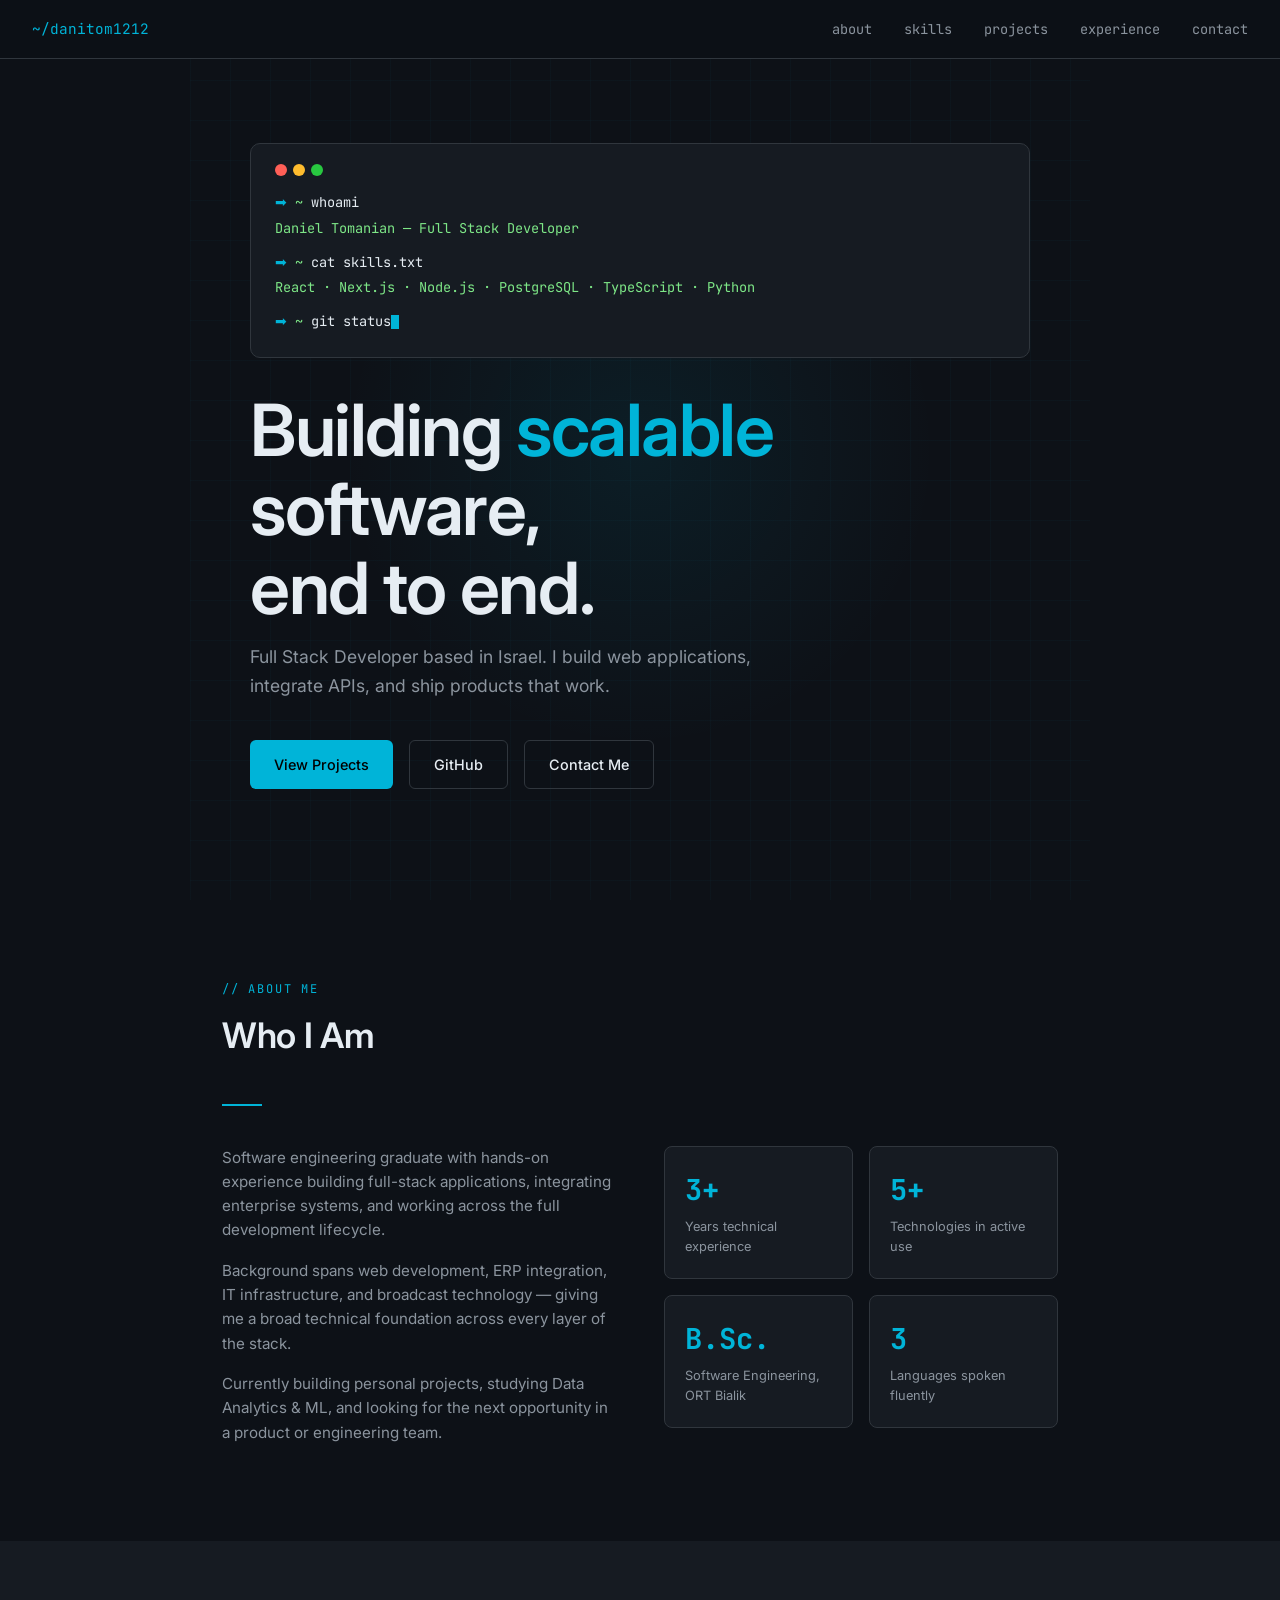
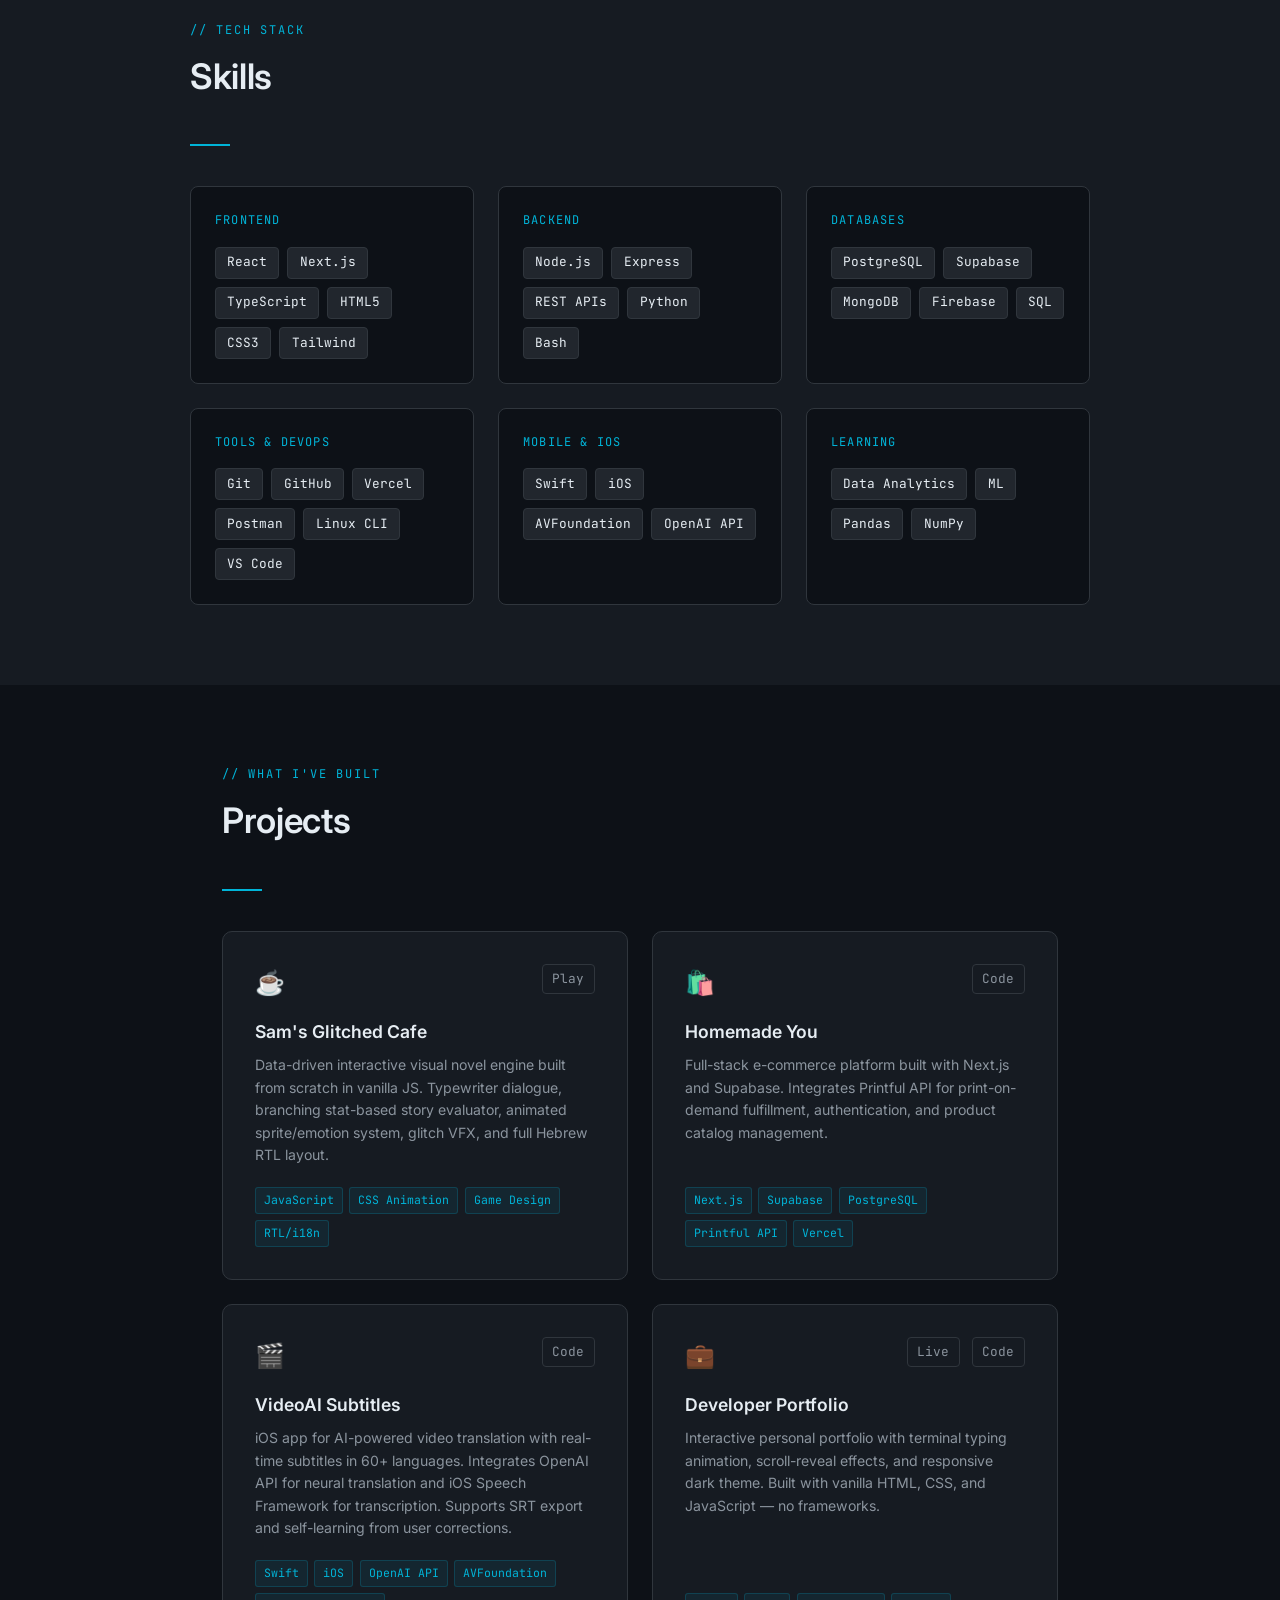
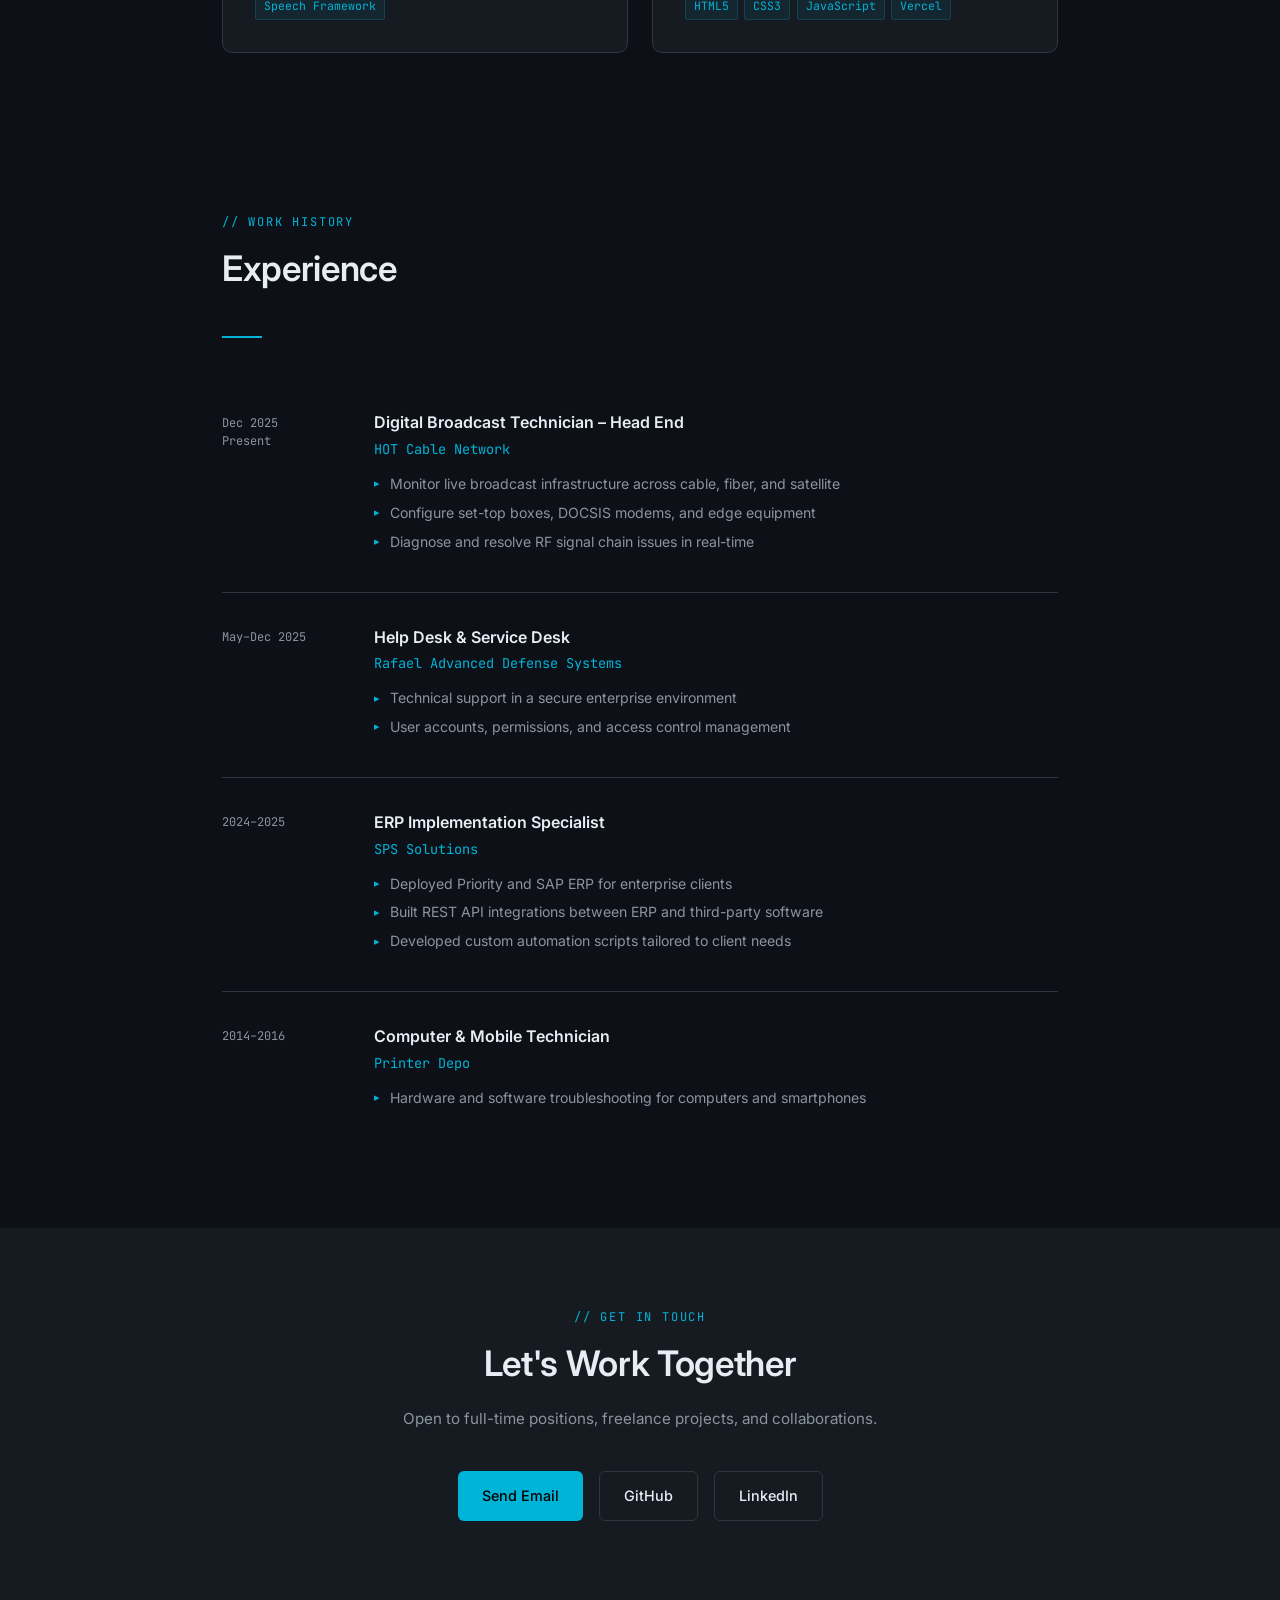
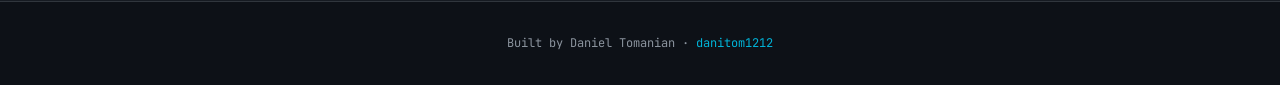
<file: index.html>
<!DOCTYPE html>
<html lang="en">
<head>
<meta charset="UTF-8">
<meta name="viewport" content="width=device-width, initial-scale=1.0">
<title>Daniel Tomanian — Full Stack Developer</title>
<link rel="preconnect" href="https://fonts.googleapis.com">
<link href="https://fonts.googleapis.com/css2?family=JetBrains+Mono:wght@400;700&family=Inter:wght@300;400;500;600&display=swap" rel="stylesheet">
<style>
*,*::before,*::after{box-sizing:border-box;margin:0;padding:0}
:root{--bg:#0D1117;--bg2:#161B22;--bg3:#21262D;--border:#30363D;--accent:#00B4D8;--accent2:#0096C7;--text:#E6EDF3;--muted:#8B949E;--mono:'JetBrains Mono',monospace;--sans:'Inter',sans-serif}
html{scroll-behavior:smooth}
body{background:var(--bg);color:var(--text);font-family:var(--sans);line-height:1.6;overflow-x:hidden}
nav{position:fixed;top:0;left:0;right:0;z-index:100;display:flex;justify-content:space-between;align-items:center;padding:1rem 2rem;background:rgba(13,17,23,.85);backdrop-filter:blur(12px);border-bottom:1px solid var(--border)}
.nav-logo{font-family:var(--mono);font-size:.9rem;color:var(--accent);text-decoration:none}
.nav-links{display:flex;gap:2rem;list-style:none}
.nav-links a{font-size:.85rem;color:var(--muted);text-decoration:none;transition:color .2s;font-family:var(--mono)}
.nav-links a:hover{color:var(--accent)}
#hero{min-height:100vh;display:flex;align-items:center;justify-content:center;padding:6rem 2rem 4rem;position:relative;overflow:hidden}
.hero-grid{position:absolute;inset:0;background-image:linear-gradient(rgba(0,180,216,.03) 1px,transparent 1px),linear-gradient(90deg,rgba(0,180,216,.03) 1px,transparent 1px);background-size:40px 40px}
.hero-glow{position:absolute;width:600px;height:600px;border-radius:50%;background:radial-gradient(circle,rgba(0,180,216,.08) 0%,transparent 70%);top:50%;left:50%;transform:translate(-50%,-50%);pointer-events:none}
.hero-content{position:relative;max-width:780px}
.terminal{background:var(--bg2);border:1px solid var(--border);border-radius:10px;padding:1.25rem 1.5rem;margin-bottom:2rem;font-family:var(--mono);font-size:.85rem}
.terminal-bar{display:flex;gap:6px;margin-bottom:1rem}
.dot{width:12px;height:12px;border-radius:50%}
.dot-r{background:#FF5F57}.dot-y{background:#FEBC2E}.dot-g{background:#28C840}
.terminal-line{color:var(--muted);margin-bottom:4px}
.terminal-line .prompt{color:var(--accent)}.terminal-line .cmd{color:var(--text)}
.terminal-output{color:#7EE787}
.cursor{display:inline-block;width:8px;height:14px;background:var(--accent);vertical-align:middle;animation:blink 1s step-end infinite}
@keyframes blink{50%{opacity:0}}
h1{font-size:clamp(2.5rem,6vw,4.5rem);font-weight:600;line-height:1.1;letter-spacing:-.02em;margin-bottom:1rem}
h1 span{color:var(--accent)}
.hero-sub{font-size:1.1rem;color:var(--muted);margin-bottom:2.5rem;max-width:520px}
.hero-btns{display:flex;gap:1rem;flex-wrap:wrap}
.btn{display:inline-flex;align-items:center;gap:.5rem;padding:.75rem 1.5rem;border-radius:6px;font-size:.9rem;font-weight:500;text-decoration:none;transition:all .2s;cursor:pointer}
.btn-primary{background:var(--accent);color:#000}
.btn-primary:hover{background:var(--accent2);transform:translateY(-1px)}
.btn-ghost{background:transparent;color:var(--text);border:1px solid var(--border)}
.btn-ghost:hover{border-color:var(--accent);color:var(--accent);transform:translateY(-1px)}
section{padding:5rem 2rem;max-width:900px;margin:0 auto}
.section-label{font-family:var(--mono);font-size:.75rem;color:var(--accent);letter-spacing:.15em;text-transform:uppercase;margin-bottom:.5rem}
h2{font-size:clamp(1.6rem,4vw,2.2rem);font-weight:600;margin-bottom:2.5rem;letter-spacing:-.01em}
.divider{width:40px;height:2px;background:var(--accent);margin-bottom:2.5rem}
.about-grid{display:grid;grid-template-columns:1fr 1fr;gap:3rem;align-items:start}
.about-text p{color:var(--muted);margin-bottom:1rem;font-size:.95rem}
.about-stats{display:grid;grid-template-columns:1fr 1fr;gap:1rem}
.stat-card{background:var(--bg2);border:1px solid var(--border);border-radius:8px;padding:1.25rem}
.stat-num{font-family:var(--mono);font-size:1.8rem;font-weight:700;color:var(--accent);display:block}
.stat-label{font-size:.8rem;color:var(--muted);margin-top:.25rem}
#skills{background:var(--bg2);max-width:100%;padding:5rem 2rem}
.skills-inner{max-width:900px;margin:0 auto}
.skills-grid{display:grid;grid-template-columns:repeat(auto-fit,minmax(260px,1fr));gap:1.5rem}
.skill-group{background:var(--bg);border:1px solid var(--border);border-radius:8px;padding:1.5rem}
.skill-group-title{font-family:var(--mono);font-size:.75rem;color:var(--accent);letter-spacing:.1em;text-transform:uppercase;margin-bottom:1rem}
.skill-tags{display:flex;flex-wrap:wrap;gap:.5rem}
.tag{background:var(--bg3);border:1px solid var(--border);border-radius:4px;padding:.3rem .7rem;font-size:.8rem;font-family:var(--mono);color:var(--text);transition:border-color .2s,color .2s}
.tag:hover{border-color:var(--accent);color:var(--accent)}
.projects-grid{display:grid;grid-template-columns:repeat(auto-fit,minmax(340px,1fr));gap:1.5rem}
.project-card{background:var(--bg2);border:1px solid var(--border);border-radius:10px;padding:2rem;transition:border-color .2s,transform .2s;display:flex;flex-direction:column}
.project-card:hover{border-color:var(--accent);transform:translateY(-3px)}
.project-header{display:flex;justify-content:space-between;align-items:flex-start;margin-bottom:1rem}
.project-icon{font-size:1.5rem}
.project-links{display:flex;gap:.75rem}
.project-link{color:var(--muted);text-decoration:none;font-size:.8rem;font-family:var(--mono);transition:color .2s;border:1px solid var(--border);padding:.25rem .6rem;border-radius:4px}
.project-link:hover{color:var(--accent);border-color:var(--accent)}
.project-name{font-size:1.1rem;font-weight:600;margin-bottom:.5rem}
.project-desc{font-size:.88rem;color:var(--muted);margin-bottom:1.25rem;flex:1}
.project-stack{display:flex;flex-wrap:wrap;gap:.4rem}
.stack-tag{font-family:var(--mono);font-size:.72rem;color:var(--accent);background:rgba(0,180,216,.08);border:1px solid rgba(0,180,216,.2);border-radius:3px;padding:.2rem .5rem}
.exp-list{display:flex;flex-direction:column}
.exp-item{display:grid;grid-template-columns:120px 1fr;gap:2rem;padding:2rem 0;border-bottom:1px solid var(--border)}
.exp-item:last-child{border-bottom:none}
.exp-dates{font-family:var(--mono);font-size:.75rem;color:var(--muted);padding-top:.2rem;line-height:1.5}
.exp-role{font-size:1rem;font-weight:600;margin-bottom:.2rem}
.exp-company{font-size:.85rem;color:var(--accent);margin-bottom:.75rem;font-family:var(--mono)}
.exp-bullets{list-style:none}
.exp-bullets li{font-size:.88rem;color:var(--muted);margin-bottom:.4rem;padding-left:1rem;position:relative}
.exp-bullets li::before{content:'▸';position:absolute;left:0;color:var(--accent);font-size:.7rem;top:.15rem}
#contact{background:var(--bg2);max-width:100%}
.contact-inner{max-width:900px;margin:0 auto;padding:5rem 2rem;text-align:center}
.contact-inner h2{margin-bottom:1rem}
.contact-sub{color:var(--muted);margin-bottom:2.5rem;font-size:.95rem}
.contact-links{display:flex;justify-content:center;gap:1rem;flex-wrap:wrap}
footer{text-align:center;padding:2rem;color:var(--muted);font-family:var(--mono);font-size:.75rem;border-top:1px solid var(--border)}
@media(max-width:640px){.about-grid{grid-template-columns:1fr}.exp-item{grid-template-columns:1fr;gap:.5rem}.projects-grid{grid-template-columns:1fr}nav{padding:1rem}.nav-links{gap:1rem}}
</style>
</head>
<body>
<nav>
  <a href="#hero" class="nav-logo">~/danitom1212</a>
  <ul class="nav-links"><li><a href="#about">about</a></li><li><a href="#skills">skills</a></li><li><a href="#projects">projects</a></li><li><a href="#experience">experience</a></li><li><a href="#contact">contact</a></li></ul>
</nav>
<section id="hero">
  <div class="hero-grid"></div><div class="hero-glow"></div>
  <div class="hero-content">
    <div class="terminal">
      <div class="terminal-bar"><div class="dot dot-r"></div><div class="dot dot-y"></div><div class="dot dot-g"></div></div>
      <div class="terminal-line"><span class="prompt">➡ </span><span style="color:#7EE787">~</span> <span class="cmd">whoami</span></div>
      <div class="terminal-line terminal-output" style="margin-bottom:.75rem">Daniel Tomanian — Full Stack Developer</div>
      <div class="terminal-line"><span class="prompt">➡ </span><span style="color:#7EE787">~</span> <span class="cmd">cat skills.txt</span></div>
      <div class="terminal-line terminal-output" style="margin-bottom:.75rem">React · Next.js · Node.js · PostgreSQL · TypeScript · Python</div>
      <div class="terminal-line"><span class="prompt">➡ </span><span style="color:#7EE787">~</span> <span class="cmd" id="typed-cmd"></span><span class="cursor"></span></div>
    </div>
    <h1>Building <span>scalable</span> software,<br>end to end.</h1>
    <p class="hero-sub">Full Stack Developer based in Israel. I build web applications, integrate APIs, and ship products that work.</p>
    <div class="hero-btns">
      <a href="#projects" class="btn btn-primary">View Projects</a>
      <a href="https://github.com/danitom1212" target="_blank" class="btn btn-ghost">GitHub</a>
      <a href="mailto:Danitom1212@gmail.com" class="btn btn-ghost">Contact Me</a>
    </div>
  </div>
</section>
<section id="about">
  <div class="section-label">// about me</div><h2>Who I Am</h2><div class="divider"></div>
  <div class="about-grid">
    <div class="about-text">
      <p>Software engineering graduate with hands-on experience building full-stack applications, integrating enterprise systems, and working across the full development lifecycle.</p>
      <p>Background spans web development, ERP integration, IT infrastructure, and broadcast technology — giving me a broad technical foundation across every layer of the stack.</p>
      <p>Currently building personal projects, studying Data Analytics & ML, and looking for the next opportunity in a product or engineering team.</p>
    </div>
    <div class="about-stats">
      <div class="stat-card"><span class="stat-num">3+</span><div class="stat-label">Years technical experience</div></div>
      <div class="stat-card"><span class="stat-num">5+</span><div class="stat-label">Technologies in active use</div></div>
      <div class="stat-card"><span class="stat-num">B.Sc.</span><div class="stat-label">Software Engineering, ORT Bialik</div></div>
      <div class="stat-card"><span class="stat-num">3</span><div class="stat-label">Languages spoken fluently</div></div>
    </div>
  </div>
</section>
<section id="skills">
  <div class="skills-inner">
    <div class="section-label">// tech stack</div><h2>Skills</h2><div class="divider"></div>
    <div class="skills-grid">
      <div class="skill-group"><div class="skill-group-title">Frontend</div><div class="skill-tags"><span class="tag">React</span><span class="tag">Next.js</span><span class="tag">TypeScript</span><span class="tag">HTML5</span><span class="tag">CSS3</span><span class="tag">Tailwind</span></div></div>
      <div class="skill-group"><div class="skill-group-title">Backend</div><div class="skill-tags"><span class="tag">Node.js</span><span class="tag">Express</span><span class="tag">REST APIs</span><span class="tag">Python</span><span class="tag">Bash</span></div></div>
      <div class="skill-group"><div class="skill-group-title">Databases</div><div class="skill-tags"><span class="tag">PostgreSQL</span><span class="tag">Supabase</span><span class="tag">MongoDB</span><span class="tag">Firebase</span><span class="tag">SQL</span></div></div>
      <div class="skill-group"><div class="skill-group-title">Tools & DevOps</div><div class="skill-tags"><span class="tag">Git</span><span class="tag">GitHub</span><span class="tag">Vercel</span><span class="tag">Postman</span><span class="tag">Linux CLI</span><span class="tag">VS Code</span></div></div>
      <div class="skill-group"><div class="skill-group-title">Mobile & iOS</div><div class="skill-tags"><span class="tag">Swift</span><span class="tag">iOS</span><span class="tag">AVFoundation</span><span class="tag">OpenAI API</span></div></div>
      <div class="skill-group"><div class="skill-group-title">Learning</div><div class="skill-tags"><span class="tag">Data Analytics</span><span class="tag">ML</span><span class="tag">Pandas</span><span class="tag">NumPy</span></div></div>
    </div>
  </div>
</section>
<section id="projects">
  <div class="section-label">// what i've built</div><h2>Projects</h2><div class="divider"></div>
  <div class="projects-grid">
    <div class="project-card">
      <div class="project-header"><div class="project-icon">☕</div><div class="project-links"><a href="sams-glitched-cafe/" target="_blank" class="project-link">Play</a></div></div>
      <div class="project-name">Sam's Glitched Cafe</div>
      <div class="project-desc">Data-driven interactive visual novel engine built from scratch in vanilla JS. Typewriter dialogue, branching stat-based story evaluator, animated sprite/emotion system, glitch VFX, and full Hebrew RTL layout.</div>
      <div class="project-stack"><span class="stack-tag">JavaScript</span><span class="stack-tag">CSS Animation</span><span class="stack-tag">Game Design</span><span class="stack-tag">RTL/i18n</span></div>
    </div>
    <div class="project-card">
      <div class="project-header"><div class="project-icon">🛍️</div><div class="project-links"><a href="https://github.com/danitom1212/homemade-you" target="_blank" class="project-link">Code</a></div></div>
      <div class="project-name">Homemade You</div>
      <div class="project-desc">Full-stack e-commerce platform built with Next.js and Supabase. Integrates Printful API for print-on-demand fulfillment, authentication, and product catalog management.</div>
      <div class="project-stack"><span class="stack-tag">Next.js</span><span class="stack-tag">Supabase</span><span class="stack-tag">PostgreSQL</span><span class="stack-tag">Printful API</span><span class="stack-tag">Vercel</span></div>
    </div>
    <div class="project-card">
      <div class="project-header"><div class="project-icon">🎬</div><div class="project-links"><a href="https://github.com/danitom1212/videoAiAppSub" target="_blank" class="project-link">Code</a></div></div>
      <div class="project-name">VideoAI Subtitles</div>
      <div class="project-desc">iOS app for AI-powered video translation with real-time subtitles in 60+ languages. Integrates OpenAI API for neural translation and iOS Speech Framework for transcription. Supports SRT export and self-learning from user corrections.</div>
      <div class="project-stack"><span class="stack-tag">Swift</span><span class="stack-tag">iOS</span><span class="stack-tag">OpenAI API</span><span class="stack-tag">AVFoundation</span><span class="stack-tag">Speech Framework</span></div>
    </div>
    <div class="project-card">
      <div class="project-header"><div class="project-icon">💼</div><div class="project-links"><a href="https://portfolio-three-cyan-74.vercel.app" target="_blank" class="project-link">Live</a><a href="https://github.com/danitom1212/portfolio" target="_blank" class="project-link">Code</a></div></div>
      <div class="project-name">Developer Portfolio</div>
      <div class="project-desc">Interactive personal portfolio with terminal typing animation, scroll-reveal effects, and responsive dark theme. Built with vanilla HTML, CSS, and JavaScript — no frameworks.</div>
      <div class="project-stack"><span class="stack-tag">HTML5</span><span class="stack-tag">CSS3</span><span class="stack-tag">JavaScript</span><span class="stack-tag">Vercel</span></div>
    </div>
  </div>
</section>
<section id="experience">
  <div class="section-label">// work history</div><h2>Experience</h2><div class="divider"></div>
  <div class="exp-list">
    <div class="exp-item"><div class="exp-dates">Dec 2025<br>Present</div><div><div class="exp-role">Digital Broadcast Technician – Head End</div><div class="exp-company">HOT Cable Network</div><ul class="exp-bullets"><li>Monitor live broadcast infrastructure across cable, fiber, and satellite</li><li>Configure set-top boxes, DOCSIS modems, and edge equipment</li><li>Diagnose and resolve RF signal chain issues in real-time</li></ul></div></div>
    <div class="exp-item"><div class="exp-dates">May–Dec 2025</div><div><div class="exp-role">Help Desk & Service Desk</div><div class="exp-company">Rafael Advanced Defense Systems</div><ul class="exp-bullets"><li>Technical support in a secure enterprise environment</li><li>User accounts, permissions, and access control management</li></ul></div></div>
    <div class="exp-item"><div class="exp-dates">2024–2025</div><div><div class="exp-role">ERP Implementation Specialist</div><div class="exp-company">SPS Solutions</div><ul class="exp-bullets"><li>Deployed Priority and SAP ERP for enterprise clients</li><li>Built REST API integrations between ERP and third-party software</li><li>Developed custom automation scripts tailored to client needs</li></ul></div></div>
    <div class="exp-item"><div class="exp-dates">2014–2016</div><div><div class="exp-role">Computer & Mobile Technician</div><div class="exp-company">Printer Depo</div><ul class="exp-bullets"><li>Hardware and software troubleshooting for computers and smartphones</li></ul></div></div>
  </div>
</section>
<div id="contact"><div class="contact-inner">
  <div class="section-label">// get in touch</div><h2>Let's Work Together</h2>
  <p class="contact-sub">Open to full-time positions, freelance projects, and collaborations.</p>
  <div class="contact-links">
    <a href="mailto:Danitom1212@gmail.com" class="btn btn-primary">Send Email</a>
    <a href="https://github.com/danitom1212" target="_blank" class="btn btn-ghost">GitHub</a>
    <a href="https://www.linkedin.com/in/daniel-tomanian" target="_blank" class="btn btn-ghost">LinkedIn</a>
  </div>
</div></div>
<footer><p>Built by Daniel Tomanian · <span style="color:var(--accent)">danitom1212</span></p></footer>
<script>
const commands=['git status','npm run dev','node server.js'];let ci=0,ci2=0;const el=document.getElementById('typed-cmd');
function type(){if(ci2<commands[ci].length){el.textContent+=commands[ci][ci2++];setTimeout(type,80);}else{setTimeout(erase,1500);}}
function erase(){if(el.textContent.length>0){el.textContent=el.textContent.slice(0,-1);setTimeout(erase,40);}else{ci=(ci+1)%commands.length;ci2=0;setTimeout(type,400);}}
setTimeout(type,1000);
const obs=new IntersectionObserver(e=>{e.forEach(x=>{if(x.isIntersecting){x.target.style.opacity='1';x.target.style.transform='translateY(0)';}});},{threshold:.1});
document.querySelectorAll('.project-card,.exp-item,.skill-group,.stat-card').forEach(el=>{el.style.opacity='0';el.style.transform='translateY(20px)';el.style.transition='opacity .5s ease,transform .5s ease';obs.observe(el);});
</script>
</body>
</html>
</file>
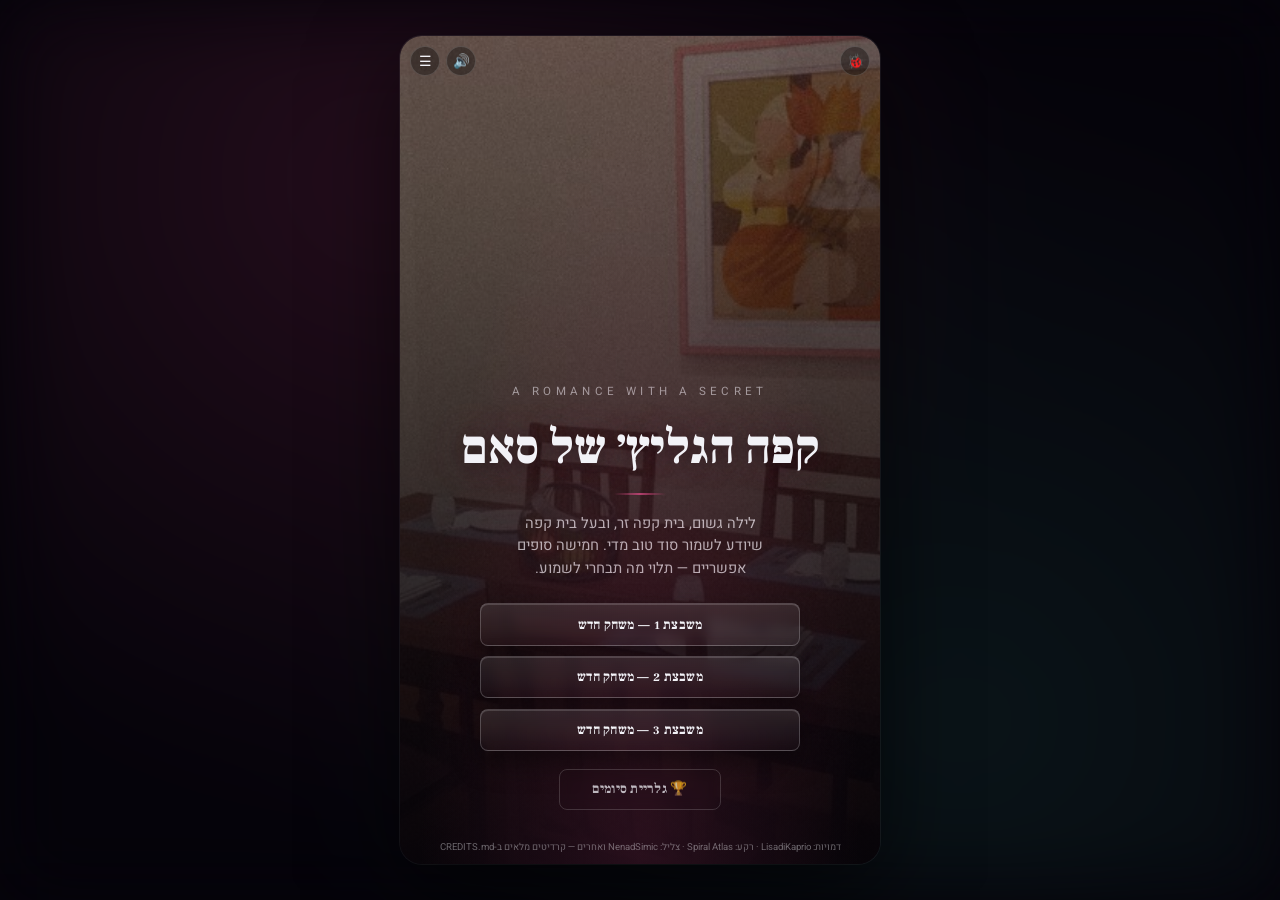
<file: sams-glitched-cafe/index.html>
<!DOCTYPE html>
<html lang="he" dir="rtl">
<head>
<meta charset="UTF-8">
<meta name="viewport" content="width=device-width, initial-scale=1.0, viewport-fit=cover">
<title>Sam's Glitched Cafe</title>
<meta name="description" content="ויזואל נובל רומנטי אינטראקטיבי — קפה הגליץ' של סאם, עם טוויסט וכמה סופים.">
<link rel="stylesheet" href="style.css">
</head>
<body>
<div id="frame">
  <div id="stage" dir="rtl">
    <div id="bg-a" class="bg-layer"></div>
    <div id="bg-b" class="bg-layer"></div>
    <div id="room3d"></div>
    <div id="bg-decor"></div>
    <div id="vfx-overlay"></div>
    <div id="sprite-layer"></div>

    <div id="choice-panel"></div>

    <div id="dialogue-box">
      <div id="name-tag"></div>
      <div id="dialogue-text"></div>
      <div id="continue-arrow">▼</div>
    </div>

    <button id="debug-toggle" title="Stats">🐞</button>
    <div id="debug-panel" hidden></div>
    <div id="top-tools">
      <button id="mute-toggle" title="Sound">🔊</button>
      <button id="menu-toggle" title="Menu">☰</button>
    </div>

    <div id="menu-panel" hidden>
      <button id="history-open-btn" class="menu-row">📜 <span>היסטוריית שיחה</span></button>
      <button id="gallery-open-btn" class="menu-row">🏆 <span>גלריית סיומים</span></button>
      <button id="auto-toggle" class="menu-row">▶️ <span>המשך אוטומטי</span><span class="menu-state">כבוי</span></button>
      <button id="skip-toggle" class="menu-row">⏩ <span>דילוג מהיר</span><span class="menu-state">כבוי</span></button>
      <label class="menu-row menu-slider">🎵 <span>מוזיקה</span><input id="music-vol" type="range" min="0" max="100" value="100"></label>
      <label class="menu-row menu-slider">🔔 <span>אפקטים</span><input id="sfx-vol" type="range" min="0" max="100" value="100"></label>
      <button id="menu-close-btn" class="menu-row menu-close">✕ <span>סגור</span></button>
    </div>

    <div id="history-panel" hidden>
      <div id="history-list"></div>
      <button id="history-close-btn" class="btn">סגור</button>
    </div>

    <div id="gallery-panel" hidden>
      <div class="gallery-count-row">סיומים שנצפו: <span id="gallery-count">0/5</span></div>
      <div id="gallery-list"></div>
      <button id="gallery-close-btn" class="btn">סגור</button>
    </div>

    <div id="start-screen" class="overlay-screen">
      <div class="title-en">a romance with a secret</div>
      <div class="title-he">קפה הגליץ׳ של סאם</div>
      <p class="subtitle">לילה גשום, בית קפה זר, ובעל בית קפה שיודע לשמור סוד טוב מדי. חמישה סופים אפשריים — תלוי מה תבחרי לשמוע.</p>
      <div id="slot-list" class="start-btns"></div>
      <button id="start-gallery-btn" class="btn btn-ghost">🏆 גלריית סיומים</button>
      <p class="art-credit">דמויות: LisadiKaprio · רקע: Spiral Atlas · צליל: NenadSimic ואחרים — קרדיטים מלאים ב-CREDITS.md</p>
    </div>

    <div id="end-screen" class="overlay-screen" hidden>
      <div class="title-en">the end</div>
      <div id="end-title" class="ending-title"></div>
      <div class="start-btns">
        <button id="restart-btn" class="btn">לשחק שוב</button>
        <button id="end-gallery-btn" class="btn btn-ghost">🏆 גלריית סיומים</button>
      </div>
    </div>
  </div>
</div>
<script type="module" src="game.js"></script>
</body>
</html>
</file>
<file: sams-glitched-cafe/style.css>
@import url('https://fonts.googleapis.com/css2?family=Heebo:wght@400;500;700;900&family=Frank+Ruhl+Libre:wght@500;700;900&display=swap');

*, *::before, *::after { box-sizing: border-box; margin: 0; padding: 0; }

:root {
  /* Warm wine/rose for romance & UI; deep teal for ambient mood. The
     original hot-pink/neon-green pairing is kept ONLY for corruption —
     the glitch VFX, the crack, Static's glow — so it reads as a rare
     "something is wrong" jolt instead of the whole game's wallpaper. */
  --accent: #d1477e;
  --accent2: #2f9080;
  --glitch: #39ff88;
  --glitch-warm: #ff3fb0;
  --ink: #f2f2f7;
  --muted: #b8b8c8;
  --panel: rgba(14, 10, 22, 0.62);
  --panel-border: rgba(209, 71, 126, 0.35);
}

html, body {
  height: 100%;
  background: #050308;
  color: var(--ink);
  font-family: 'Heebo', sans-serif;
  overflow: hidden;
  -webkit-tap-highlight-color: transparent;
}

#frame {
  position: fixed;
  inset: 0;
  display: flex;
  align-items: center;
  justify-content: center;
  background: #05030a;
}

/* Desktop: center the vertical canvas with a blurred backdrop */
#stage {
  position: relative;
  width: 100%;
  height: 100%;
  max-width: 480px;
  aspect-ratio: 9 / 19.5;
  overflow: hidden;
  background: #0a0510;
  box-shadow: 0 0 0 1px rgba(255, 255, 255, 0.06);
  user-select: none;
  isolation: isolate;
  perspective: 900px;
}

@media (min-width: 640px) and (min-height: 640px) {
  #stage { max-height: 92vh; border-radius: 22px; box-shadow: 0 30px 90px rgba(0,0,0,.6), 0 0 0 1px rgba(255,255,255,.08); }
  #frame::before {
    content: '';
    position: fixed;
    inset: 0;
    background: radial-gradient(circle at 30% 20%, rgba(209,71,126,.15), transparent 55%),
                radial-gradient(circle at 75% 80%, rgba(47,144,128,.12), transparent 55%),
                #05030a;
    filter: blur(40px);
    z-index: -1;
  }
}

/* ---------- Backgrounds ---------- */
.bg-layer {
  position: absolute;
  inset: 0;
  background-size: cover;
  background-position: center;
  opacity: 0;
  transition: opacity 900ms ease;
  z-index: 1;
}
.bg-layer.visible { opacity: 1; animation: kenBurns 26s ease-in-out infinite alternate; }
@keyframes kenBurns { from { transform: scale(1); } to { transform: scale(1.055); } }

/* Photo bases: free-licensed stock (see assets/CREDITS.md), color-graded
   and glitch-processed offline into assets/bg-*.jpg — no runtime filters. */
.bg-street {
  background-image:
    repeating-linear-gradient(180deg, rgba(255,255,255,.03) 0 2px, transparent 2px 4px),
    linear-gradient(180deg, rgba(6,6,19,.3) 0%, rgba(23,10,42,.4) 60%, rgba(28,13,31,.6) 100%),
    url('assets/bg-street.jpg');
  background-size: auto, cover, cover;
  background-position: center, center, center 40%;
  background-repeat: repeat, no-repeat, no-repeat;
}
.bg-street::after, .bg-cafe::after, .bg-cafe_dim::after, .bg-cafe_cracked::after {
  content: ''; position: absolute; inset: 0; pointer-events: none;
}
.bg-street::after {
  background: radial-gradient(circle at 20% 15%, rgba(255,176,120,.16), transparent 40%),
              radial-gradient(circle at 80% 75%, rgba(209,71,126,.12), transparent 45%);
  animation: neonPulse 4s ease-in-out infinite;
}
.bg-cafe {
  background-image:
    linear-gradient(180deg, rgba(60,30,26,.06) 0%, rgba(70,34,30,.08) 45%, rgba(50,24,22,.16) 100%),
    url('assets/bg-cafe.jpg');
  background-size: cover, cover;
  background-position: center, center 68%;
  background-repeat: no-repeat, no-repeat;
}
.bg-cafe::after {
  background: radial-gradient(circle at 50% 0%, rgba(255,210,160,.14), transparent 55%),
              radial-gradient(circle at 15% 85%, rgba(209,71,126,.08), transparent 50%);
}
.bg-cafe_dim {
  background-image:
    linear-gradient(180deg, rgba(30,14,18,.18) 0%, rgba(40,18,20,.22) 50%, rgba(26,12,14,.34) 100%),
    url('assets/bg-cafe-dim.jpg');
  background-size: cover, cover;
  background-position: center, center 68%;
  background-repeat: no-repeat, no-repeat;
}
.bg-cafe_dim::after {
  background: radial-gradient(circle at 50% 10%, rgba(255,160,110,.1), transparent 55%);
}
.bg-cafe_cracked {
  background-image:
    linear-gradient(180deg, rgba(20,10,14,.24) 0%, rgba(30,14,18,.26) 50%, rgba(16,8,10,.4) 100%),
    url('assets/bg-cafe-cracked.jpg');
  background-size: cover, cover;
  background-position: center, center 68%;
  background-repeat: no-repeat, no-repeat;
}
.bg-cafe_cracked::after {
  background: radial-gradient(circle at 62% 22%, rgba(209,71,126,.24), transparent 40%);
  animation: neonPulse 2.4s ease-in-out infinite;
}
@keyframes neonPulse { 0%,100%{opacity:.7} 50%{opacity:1} }

/* ---------- Scene decorations ---------- */
#bg-decor {
  position: absolute; inset: 0; z-index: 2; pointer-events: none; overflow: hidden;
  transition: transform 140ms ease-out;
  will-change: transform;
}

.rain-drop {
  position: absolute;
  top: -10%;
  width: 1.5px;
  height: 8%;
  background: linear-gradient(180deg, transparent, rgba(180,220,255,.55));
  animation: rainFall linear infinite;
}
.rain-drop--faint { opacity: .35; }
@keyframes rainFall { to { transform: translateY(120vh); } }

.puddle-glow {
  position: absolute; left: 0; right: 0; bottom: 0; height: 18%;
  background: linear-gradient(0deg, rgba(209,71,126,.14), transparent),
              linear-gradient(90deg, transparent, rgba(47,144,128,.08), transparent);
  filter: blur(2px);
}

.neon-sign {
  position: absolute;
  top: 12%; left: 50%;
  transform: translateX(-50%);
  width: 74%;
  max-width: 260px;
  overflow: visible;
  animation: neonBuzz 3.6s steps(1) infinite;
}
.neon-text {
  font-family: 'JetBrains Mono', monospace;
  font-size: 15px;
  font-weight: 700;
  fill: #d1477e;
  filter: drop-shadow(0 0 6px #d1477e) drop-shadow(0 0 14px #d1477eaa);
}
@keyframes neonBuzz {
  0%, 89%, 100% { opacity: 1; }
  90% { opacity: .3; }
  91% { opacity: 1; }
  93% { opacity: .5; }
  94% { opacity: 1; }
}

.light-string {
  position: absolute;
  top: 4%; left: 0; right: 0; height: 10%;
}
.light-string .bulb {
  position: absolute;
  top: 50%;
  width: 7px; height: 7px;
  border-radius: 50%;
  background: #ffd48a;
  box-shadow: 0 0 8px 2px #ffd48a99;
  animation: bulbTwinkle 2.4s ease-in-out infinite;
}
@keyframes bulbTwinkle { 0%,100%{ opacity:.55; } 50%{ opacity:1; } }

.npc-diner {
  position: absolute;
  left: 1%;
  bottom: 27%;
  width: 15%;
  min-width: 46px;
  max-width: 70px;
  opacity: .82;
  filter: drop-shadow(0 4px 6px rgba(0,0,0,.4));
}
.npc-diner svg { width: 100%; height: auto; display: block; }
.npc-shadow { fill: rgba(0,0,0,.35); }
.npc-body, .npc-head { fill: #150c14; }
.npc-arm {
  transform-origin: 40px 40px;
  animation: npcLoopBite 4.4s cubic-bezier(.6,0,.4,1) infinite;
}
@keyframes npcLoopBite {
  0%, 8% { transform: rotate(0deg); }
  38%, 55% { transform: rotate(-52deg); }
  85%, 100% { transform: rotate(0deg); }
}

.steam-wisp {
  position: absolute;
  bottom: 22%;
  width: 3%;
  min-width: 10px;
  max-width: 18px;
  opacity: 0;
  pointer-events: none;
}
.steam-wisp path {
  fill: none;
  stroke: rgba(255,255,255,.55);
  stroke-width: 2;
  stroke-linecap: round;
}
.steam-wisp {
  animation: steamDrift 5.2s ease-in infinite;
}
@keyframes steamDrift {
  0% { opacity: 0; transform: translateY(6px) scale(.9); }
  15% { opacity: .5; }
  70% { opacity: .28; }
  100% { opacity: 0; transform: translateY(-30px) scale(1.08); }
}

.static-speck {
  position: absolute;
  width: 3px; height: 3px;
  background: #39ff88;
  opacity: .6;
  animation: speckDrift 3s ease-in-out infinite;
}
@keyframes speckDrift {
  0%,100% { transform: translate(0,0); opacity: .3; }
  50% { transform: translate(4px,-10px); opacity: .9; }
}

/* ---------- VFX overlay ---------- */
#vfx-overlay {
  position: absolute; inset: 0; z-index: 5; pointer-events: none; opacity: 0;
}
#vfx-overlay.glitch {
  opacity: 1;
  background: repeating-linear-gradient(180deg, rgba(255,63,176,.12) 0 2px, rgba(57,255,136,.08) 2px 4px, transparent 4px 6px);
  mix-blend-mode: screen;
  animation: glitchFlicker 420ms steps(2, jump-none) 2;
}
#stage.vfx-shake { animation: shake 420ms ease; }
@keyframes glitchFlicker {
  0% { transform: translate(0,0); }
  20% { transform: translate(-6px, 2px); filter: hue-rotate(20deg); }
  40% { transform: translate(5px, -2px); filter: hue-rotate(-15deg); }
  60% { transform: translate(-3px, 1px); opacity: .6; }
  80% { transform: translate(4px, -1px); }
  100% { transform: translate(0,0); filter: none; }
}
@keyframes shake {
  0%,100% { transform: translateX(0); }
  20% { transform: translateX(-8px) rotate(-.4deg); }
  40% { transform: translateX(7px) rotate(.4deg); }
  60% { transform: translateX(-5px); }
  80% { transform: translateX(4px); }
}

/* ---------- 3D room (pure CSS — no canvas, no WebGL) ---------- */
/* A WebGL/Three.js version of this was tried and repeatedly failed
   silently on the one real device that mattered, across several
   independently-verified fixes (crash guards, material fixes, canvas
   resize timing, storage access) — it kept working in every test here
   and kept failing there, with no error ever visible to debug against.
   CSS 3D transforms have no GPU context to fail to acquire, no external
   library to load, no model file to parse: every browser (this one
   included, whatever it turns out to be) renders `transform-style:
   preserve-3d` the same way. #room3d is a literal box — a back wall
   (the existing illustrated photo, unchanged), a floor and two side
   walls in flat accent colors — sitting inside #stage's perspective.
   game.js's enableTiltParallax() rotates the whole box a few degrees on
   device tilt, but that alone turned out too subtle to matter (a wall's
   CSS `width` becomes its Z-*depth* once rotated 90° into a side wall,
   not its on-screen width, so at any realistic angle it read as a
   hairline). Two changes fixed it: the walls/floor are now deep enough
   (260px of Z-depth) to show as substantial colored surfaces once
   visible at all, and #room3d carries a fixed, asymmetric baseline tilt
   — not just the small always-flat rotateX before — so the left wall
   and floor are unmistakably part of every single frame, with zero
   dependency on a gyroscope, a JS transform update, or anything else
   that could fail silently the way the WebGL room did. Device tilt still
   nudges it further in enableTiltParallax(), purely as a bonus. */
#room3d {
  position: absolute; inset: 0; z-index: 1; pointer-events: none;
  transform-style: preserve-3d;
  transform: rotateX(6deg) rotateY(-10deg);
  transition: transform 160ms ease-out;
}
.room-wall-back {
  position: absolute; inset: 0;
  transform: translateZ(-130px) scale(1.28);
  background-size: cover; background-position: center;
}
.room-floor, .room-wall-left, .room-wall-right {
  position: absolute;
  background: linear-gradient(180deg, var(--room-a, #3a2418), var(--room-b, #1c110b));
}
.room-floor {
  left: -20%; right: -20%; bottom: 0; height: 260px;
  transform-origin: bottom center;
  transform: translateZ(-130px) rotateX(90deg);
}
.room-wall-left, .room-wall-right {
  top: -10%; bottom: -10%; width: 260px;
}
.room-wall-left { left: -20%; transform-origin: left center; transform: translateZ(-130px) rotateY(90deg); }
.room-wall-right { right: -20%; transform-origin: right center; transform: translateZ(-130px) rotateY(-90deg); }

#room3d.room-cafe { --room-a: #7a4a2c; --room-b: #3d2415; }
#room3d.room-cafe_dim { --room-a: #5a3620; --room-b: #241408; }
#room3d.room-cafe_cracked { --room-a: #3a1420; --room-b: #170810; }
#room3d.room-street { --room-a: #201c2c; --room-b: #0c0a14; }

/* ---------- Sprites ---------- */
#sprite-layer {
  position: absolute; inset: 0; z-index: 3; pointer-events: none;
  transition: transform 140ms ease-out;
  will-change: transform;
}
.sprite {
  position: absolute;
  bottom: 26%;
  display: flex;
  flex-direction: column;
  align-items: center;
  gap: .5rem;
  opacity: 0;
  transform: translateY(24px) scale(.92);
  transition: opacity 420ms ease, transform 420ms cubic-bezier(.2,.9,.3,1.3), filter 320ms ease;
}
.sprite.pos-left  { left: 2%; }
.sprite.pos-center{ left: 50%; transform: translateX(-50%) translateY(24px) scale(.92); }
.sprite.pos-right { right: 2%; }
.sprite.on { opacity: 1; transform: translateY(0) scale(1); }
.sprite.pos-center.on { transform: translateX(-50%) translateY(0) scale(1); }

/* ---------- 3D walk-in ----------
   A pre-rendered 3D walk cycle (assets/walk3d/) played as a flipbook of
   <img> frames — see playWalkIn() in game.js for why it is baked offline
   rather than rendered live. The frames only animate the legs/arms in
   place; crossing the room and growing closer to camera is this CSS
   transform, so one small frame set covers any entrance. */
.walk3d {
  position: absolute;
  bottom: -2%;
  height: 74%;
  z-index: 1;
  pointer-events: none;
  opacity: 1;
  filter: sepia(.06) saturate(.98);
  will-change: transform;
}
.walk3d img { height: 100%; width: auto; display: block; }
.walk3d.pos-left { left: 2%; }
.walk3d.pos-right { right: 2%; }
.walk3d.pos-center { left: 50%; margin-inline-start: -8%; }

/* Starting pose: far off to the side and small (distant). No transition
   yet, so this pose never animates in — the next frame adds .walking,
   which is what actually animates the approach. */
.walk3d.walk-in { transform: translateX(-170%) scale(.32); transition: none; }
.walk3d.pos-right.walk-in { transform: translateX(170%) scale(.32); }
/* A near-linear ease so the approach reads evenly across the whole
   duration — a front-loaded ease-out made the figure look already-arrived
   within the first quarter-second, which just looked like a glitch. */
.walk3d.walking { transform: translateX(0) scale(1); transition: transform 2200ms cubic-bezier(.33,.06,.4,1); }
/* Held for the handoff: the illustrated sprite fades in on top, then this
   fades out underneath it, so there is no bare frame between the two. */
.walk3d.walk-done { opacity: 0; transition: opacity 550ms ease 120ms; }
/* Cinematic focus: dim whoever isn't currently speaking. Filter-only (no
   transform) so it never fights the position/entrance transforms above. */
.sprite.is-listening { filter: brightness(.66) saturate(.7) sepia(.08); }
.sprite.is-speaking { filter: brightness(1.05) saturate(1.05) sepia(.08); }
/* Baseline warm tint so a sprite still reads as lit-by-the-same-room
   during narration beats (no is-speaking/is-listening class applied). */
.sprite--photo { filter: sepia(.06); }

/* Two (or three) leads on stage at once render smaller so they don't
   crowd or collide on a narrow phone screen. */
#sprite-layer.duo .sprite--photo:not(.sprite--minor) { height: 52%; }
#sprite-layer.trio .sprite--photo:not(.sprite--minor) { height: 40%; }

/* -- Illustrated full-body sprite (Sam): stacked emotion PNGs, crossfaded -- */
.sprite--photo {
  bottom: -3%;
  height: 68%;
  transition: height 320ms ease, opacity 420ms ease, transform 420ms cubic-bezier(.2,.9,.3,1.3), filter 320ms ease;
}
/* Contact shadow — grounds the cutout into the floor instead of reading
   as a sticker pasted on top of the background. ::before paints behind
   the photo-stack content, so no z-index juggling is needed. */
.sprite--photo::before {
  content: '';
  position: absolute;
  bottom: 1%;
  left: 50%;
  transform: translateX(-50%);
  width: 58%;
  height: 5%;
  background: radial-gradient(ellipse at center, rgba(0,0,0,.5), transparent 72%);
  filter: blur(3px);
  pointer-events: none;
}
.sprite--photo.sprite--minor {
  height: 44%;
  bottom: 0;
  opacity: .82;
  filter: saturate(.85) brightness(.9);
}
.photo-stack {
  position: relative;
  height: 100%;
  aspect-ratio: var(--sprite-ratio, 480 / 1504);
}
.face-photo {
  position: absolute;
  inset: 0;
  width: 100%;
  height: 100%;
  object-fit: contain;
  object-position: bottom;
  opacity: 0;
  transition: opacity 180ms ease;
  filter: drop-shadow(0 18px 20px rgba(0,0,0,.45));
}
.emo-neutral .face-neutral,
.emo-smile .face-smile,
.emo-sad .face-sad,
.emo-angry .face-angry,
.emo-shock .face-shock,
.emo-glitch .face-glitch {
  opacity: 1;
}
/* Subtle idle breathing so characters read as alive, not still frames.
   Lives on the face image (not .photo-stack) so it never fights the
   per-emotion transforms/animations set there. */
.sprite--photo .face-photo { animation: idleBreathe 4400ms ease-in-out infinite; }
.sprite.pos-left .face-photo { animation-delay: -1100ms; }
.sprite.pos-right .face-photo { animation-delay: -2600ms; }
@keyframes idleBreathe {
  0%, 100% { transform: translateY(0) scale(1); }
  50% { transform: translateY(-3px) scale(1.008); }
}
.sprite--photo.emo-smile .photo-stack { transform: translateY(-2px) scale(1.015); }
.sprite--photo.emo-sad .photo-stack { transform: translateY(5px); filter: saturate(.8) brightness(.92); }
.sprite--photo.emo-angry .photo-stack { filter: saturate(1.25) brightness(1.02) drop-shadow(0 0 30px rgba(255,43,43,.4)); animation: angryPulse 900ms ease-in-out infinite; }
.sprite--photo.emo-shock .photo-stack { animation: shockPop 380ms ease; }
.sprite--photo.emo-glitch .face-glitch { animation: faceRgbSplit 340ms steps(2, jump-none) infinite; }

/* Gesture beats: a short, named motion layered on top of whatever emotion
   is already showing, then it clears itself (game.js removes the class on
   a timer). Plays on .photo-stack so it composes with the idle breathing
   animation on .face-photo underneath rather than fighting it. */
.sprite--photo.gesture-wave .photo-stack { animation: gestureWave 900ms ease-in-out; }
.sprite--photo.gesture-lean .photo-stack { animation: gestureLean 1100ms ease-out; }
.sprite--photo.gesture-shrug .photo-stack { animation: gestureShrug 700ms ease-in-out; }
.sprite--photo.gesture-point .photo-stack { animation: gesturePoint 650ms ease-out; }
.sprite--photo.gesture-dance .photo-stack { animation: gestureDance 1400ms ease-in-out; }
@keyframes gestureWave {
  0%, 100% { transform: rotate(0deg) translateY(0); }
  25% { transform: rotate(-3deg) translateY(-4px); }
  50% { transform: rotate(3deg) translateY(-6px); }
  75% { transform: rotate(-2deg) translateY(-3px); }
}
@keyframes gestureLean {
  0% { transform: translateY(0) scale(1); }
  50% { transform: translateY(4px) scale(1.04) rotate(-1deg); }
  100% { transform: translateY(0) scale(1); }
}
@keyframes gestureShrug {
  0%, 100% { transform: translateY(0) rotate(0); }
  40% { transform: translateY(-6px) rotate(1.5deg); }
  70% { transform: translateY(-6px) rotate(-1.5deg); }
}
@keyframes gesturePoint {
  0% { transform: scale(1) rotate(0); }
  40% { transform: scale(1.06) rotate(-2deg); }
  100% { transform: scale(1) rotate(0); }
}
@keyframes gestureDance {
  0%, 100% { transform: translateY(0) rotate(0); }
  20% { transform: translateY(-8px) rotate(-4deg); }
  40% { transform: translateY(0) rotate(4deg); }
  60% { transform: translateY(-10px) rotate(-4deg); }
  80% { transform: translateY(0) rotate(4deg); }
}

/* Blush: a warm tint over the face art while a line is flagged romantic. */
.sprite--photo.blush .face-photo { filter: saturate(1.1) brightness(1.02); }
.sprite--photo.blush .photo-stack::after {
  content: '';
  position: absolute; inset: 0;
  background: radial-gradient(ellipse 60% 30% at 50% 58%, rgba(255,110,150,.22), transparent 70%);
  pointer-events: none;
}

/* Talking: a faint rhythmic scale on the face while the typewriter is
   running, so the character reads as speaking rather than a still photo. */
.sprite--photo.talking .face-photo { animation: talkFlap 260ms ease-in-out infinite; }
@keyframes talkFlap {
  0%, 100% { transform: scaleY(1); }
  50% { transform: scaleY(.985); }
}

/* -- Abstract vector sprite (the Static entity) -- */
.portrait {
  width: 34vw; max-width: 160px; min-width: 108px;
  aspect-ratio: 1;
  border-radius: 28px;
  display: flex; align-items: center; justify-content: center;
  position: relative;
  overflow: hidden;
  background: radial-gradient(circle at 35% 25%, var(--pcol-light), var(--pcol-dark) 78%);
  box-shadow: 0 0 0 2px rgba(255,255,255,.08), 0 8px 30px rgba(0,0,0,.5), 0 0 34px var(--pglow);
  transition: box-shadow 300ms ease, transform 300ms ease, filter 300ms ease;
}
.portrait--static {
  width: 30vw; max-width: 150px; min-width: 96px;
  aspect-ratio: 1 / 2.1;
  border-radius: 18px;
}
.portrait svg.face {
  width: 92%;
  height: 92%;
  overflow: visible;
}
.face-group {
  opacity: 0;
  transition: opacity 160ms ease;
}

.sprite-name {
  font-family: 'JetBrains Mono', monospace;
  font-size: .68rem;
  color: var(--muted);
  letter-spacing: .04em;
  opacity: .8;
}

.emo-neutral .portrait { filter: saturate(1); }
.emo-smile .portrait { transform: translateY(-2px) scale(1.03); filter: saturate(1.15) brightness(1.05); }
.emo-sad .portrait { transform: translateY(6px); filter: saturate(.75) brightness(.9); }
.emo-angry .portrait { filter: saturate(1.3) brightness(1.05); box-shadow: 0 0 0 2px rgba(255,255,255,.08), 0 8px 30px rgba(0,0,0,.5), 0 0 46px #ff2b2b88; animation: angryPulse 900ms ease-in-out infinite; }
.emo-shock .portrait { filter: brightness(1.15) contrast(1.15); animation: shockPop 380ms ease; }
.emo-glitch .portrait { animation: portraitGlitch 260ms steps(3, jump-none) infinite; }
.emo-glitch .face-glitch { animation: faceRgbSplit 340ms steps(2, jump-none) infinite; }

@keyframes angryPulse { 0%,100%{ transform:scale(1);} 50%{ transform:scale(1.05);} }
@keyframes shockPop { 0%{ transform:scale(.85);} 60%{ transform:scale(1.1);} 100%{ transform:scale(1);} }
@keyframes portraitGlitch {
  0% { clip-path: inset(0 0 0 0); transform: translate(0,0); }
  30% { clip-path: inset(10% 0 40% 0); transform: translate(-4px,0); filter: hue-rotate(40deg); }
  60% { clip-path: inset(50% 0 5% 0); transform: translate(3px,0); filter: hue-rotate(-30deg); }
  100% { clip-path: inset(0 0 0 0); transform: translate(0,0); }
}
@keyframes faceRgbSplit {
  0% { filter: drop-shadow(2px 0 0 #ff3fb0) drop-shadow(-2px 0 0 #39ff88); transform: translate(0,0); }
  50% { filter: drop-shadow(-2px 1px 0 #ff3fb0) drop-shadow(2px -1px 0 #39ff88); transform: translate(1px,0); }
  100% { filter: drop-shadow(2px 0 0 #ff3fb0) drop-shadow(-2px 0 0 #39ff88); transform: translate(0,0); }
}

/* ---------- Dialogue box ---------- */
#dialogue-box {
  position: absolute;
  left: 4%; right: 4%; bottom: 4%;
  z-index: 10;
  min-height: 26%;
  max-height: 62%;
  overflow-y: auto;
  padding: 2.5rem 1.4rem 1.3rem;
  background: var(--panel);
  backdrop-filter: blur(18px) saturate(1.3);
  -webkit-backdrop-filter: blur(18px) saturate(1.3);
  border: 1px solid var(--panel-border);
  border-radius: 8px;
  box-shadow: 0 20px 60px rgba(0,0,0,.45), inset 0 0 0 1px rgba(255,255,255,.05);
  cursor: pointer;
  opacity: 0;
  transform: translateY(10px);
  transition: opacity 300ms ease, transform 300ms ease;
}
#dialogue-box.show { opacity: 1; transform: translateY(0); }
/* Corner brackets — the "this is a game panel" tell, not a chat bubble. */
#dialogue-box::before, #dialogue-box::after {
  content: ''; position: absolute; width: 16px; height: 16px; pointer-events: none;
  border: 2px solid var(--accent2); opacity: .75;
}
#dialogue-box::before { top: 6px; inset-inline-start: 6px; border-inline-end: none; border-bottom: none; }
#dialogue-box::after { bottom: 6px; inset-inline-end: 6px; border-inline-start: none; border-top: none; }

#name-tag {
  position: absolute;
  top: 14px;
  inset-inline-end: 20px;
  padding: .4rem 1.2rem .5rem;
  font-family: 'Frank Ruhl Libre', serif;
  font-size: .95rem;
  font-weight: 700;
  letter-spacing: .01em;
  color: #16090f;
  background: var(--name-col, var(--accent));
  clip-path: polygon(10px 0, 100% 0, calc(100% - 10px) 100%, 0 100%);
  box-shadow: 0 4px 14px rgba(0,0,0,.35);
  display: none;
}
#name-tag.show { display: block; }

#dialogue-text {
  font-size: 1.04rem;
  line-height: 1.7;
  color: var(--ink);
  min-height: 3.2em;
}
#dialogue-text.narration { color: var(--muted); font-style: italic; }

#continue-arrow {
  position: absolute;
  bottom: 10px;
  inset-inline-end: 16px;
  font-size: .95rem;
  color: var(--accent2);
  opacity: 0;
  animation: arrowPulse 1.2s ease-in-out infinite;
}
#continue-arrow.show { opacity: 1; }
@keyframes arrowPulse { 0%,100%{ opacity:.3; transform:translateY(0);} 50%{ opacity:1; transform:translateY(4px);} }

/* ---------- Choices ---------- */
#choice-panel {
  position: absolute;
  left: 4%; right: 4%;
  bottom: 30%;
  z-index: 12;
  display: flex;
  flex-direction: column;
  gap: .6rem;
  opacity: 0;
  pointer-events: none;
  transition: opacity 250ms ease;
}
#choice-panel.show { opacity: 1; pointer-events: auto; }
#choice-panel { counter-reset: choice-num; }

.choice-card {
  position: relative;
  background: rgba(20, 12, 30, .78);
  border: 1px solid rgba(255,255,255,.14);
  border-radius: 6px;
  padding: .85rem 1.1rem .85rem 2.7rem;
  font-size: .92rem;
  color: var(--ink);
  cursor: pointer;
  backdrop-filter: blur(10px);
  transform: scale(1);
  transition: transform 160ms ease, border-color 160ms ease, box-shadow 160ms ease, background 160ms ease;
  opacity: 0;
  translate: 0 12px;
  animation: choiceIn 320ms ease forwards;
  counter-increment: choice-num;
}
html[dir="rtl"] .choice-card { padding: .85rem 2.7rem .85rem 1.1rem; }
.choice-card::before {
  content: counter(choice-num);
  position: absolute;
  inset-inline-start: .75rem;
  top: 50%;
  transform: translateY(-50%);
  width: 1.6rem;
  height: 1.6rem;
  border-radius: 50%;
  background: var(--accent2);
  color: #0a0510;
  font-family: 'Frank Ruhl Libre', serif;
  font-weight: 700;
  font-size: .82rem;
  display: flex;
  align-items: center;
  justify-content: center;
}
.choice-card:nth-child(1){ animation-delay: 40ms; }
.choice-card:nth-child(2){ animation-delay: 120ms; }
.choice-card:nth-child(3){ animation-delay: 200ms; }
.choice-card:nth-child(4){ animation-delay: 280ms; }
.choice-card:nth-child(5){ animation-delay: 360ms; }
@keyframes choiceIn { to { opacity: 1; translate: 0 0; } }

.choice-card:hover, .choice-card:active {
  border-color: var(--accent);
  background: rgba(209, 71, 126, .14);
  box-shadow: 0 0 0 1px var(--accent), 0 0 22px rgba(209,71,126,.35);
}
.choice-card:active { transform: scale(.97); }

/* ---------- Start / End screens ---------- */
/* A professional VN main menu reads as a poster, not a web form: full-bleed
   key art behind the logo, a restrained title (no rainbow gradient text),
   and one clear, quiet call-to-action rather than a loud pill button. */
.overlay-screen {
  position: absolute; inset: 0; z-index: 20;
  display: flex; flex-direction: column; align-items: center; justify-content: flex-end;
  gap: 1.1rem; text-align: center; padding: 3rem 2rem 3.4rem;
  background-image: linear-gradient(180deg, rgba(5,3,8,.35) 0%, rgba(5,3,8,.72) 62%, rgba(5,3,8,.94) 100%),
                     url('assets/bg-cafe-dim.jpg');
  background-size: cover;
  background-position: center 30%;
}
.overlay-screen::before {
  content: '';
  position: absolute; inset: 0;
  background: radial-gradient(ellipse at 50% 100%, rgba(209,71,126,.16), transparent 65%);
  pointer-events: none;
}
.overlay-screen[hidden] { display: none; }
.title-en {
  font-family: 'Heebo', sans-serif;
  font-size: .72rem;
  letter-spacing: .38em;
  color: rgba(242,242,247,.55);
  text-transform: uppercase;
}
.title-he {
  font-family: 'Frank Ruhl Libre', serif;
  font-size: clamp(2.1rem, 9vw, 3rem);
  font-weight: 900;
  color: var(--ink);
  text-shadow: 0 2px 24px rgba(0,0,0,.6), 0 0 42px rgba(209,71,126,.28);
  position: relative;
}
.title-he::after {
  content: '';
  display: block;
  width: 3.2rem; height: 2px;
  margin: .85rem auto 0;
  background: linear-gradient(90deg, transparent, var(--accent), transparent);
  opacity: .8;
}
.subtitle { color: rgba(242,242,247,.72); font-size: .92rem; max-width: 32ch; line-height: 1.55; }
.art-credit { position: absolute; bottom: 10px; left: 0; right: 0; color: rgba(242,242,247,.4); font-size: .6rem; }
.ending-title {
  font-family: 'Frank Ruhl Libre', serif;
  font-size: 1.6rem;
  font-weight: 700;
  color: var(--ink);
}
.btn {
  font-family: 'Frank Ruhl Libre', serif;
  font-weight: 700;
  font-size: 1rem;
  padding: .85rem 2.6rem;
  border-radius: 8px;
  border: 1px solid rgba(242,242,247,.22);
  cursor: pointer;
  color: var(--ink);
  background: linear-gradient(180deg, rgba(255,255,255,.1), rgba(255,255,255,.02));
  box-shadow: 0 1px 0 rgba(255,255,255,.15) inset, 0 12px 28px rgba(0,0,0,.45);
  backdrop-filter: blur(6px);
  transition: transform 140ms ease, border-color 140ms ease, background 140ms ease;
  letter-spacing: .02em;
}
.btn:hover { border-color: var(--accent); background: linear-gradient(180deg, rgba(209,71,126,.22), rgba(209,71,126,.05)); }
.btn:active { transform: scale(.96); }
.btn-ghost {
  background: transparent;
  color: rgba(242,242,247,.75);
  box-shadow: none;
  border: 1px solid rgba(255,255,255,.16);
  font-size: .85rem;
  padding: .65rem 2rem;
}
.start-btns { display: flex; flex-direction: column; gap: .65rem; align-items: center; margin-top: .3rem; width: 100%; max-width: 320px; }

/* Save slots on the start screen: each slot is either empty (starts a
   fresh game there) or shows where you left off, with a small delete
   action to free it up for a new game without touching the other two. */
.slot-row { display: flex; gap: .5rem; width: 100%; }
.slot-row .btn { flex: 1; font-size: .85rem; padding: .7rem 1rem; }
.slot-row .btn-ghost { flex: 0 0 auto; padding: .7rem .9rem; font-size: .8rem; }
.slot-meta { display: block; font-size: .65rem; opacity: .65; margin-top: .15rem; font-family: 'Heebo', sans-serif; font-weight: 400; }

/* ---------- Debug stat panel ---------- */
#debug-toggle {
  position: absolute; top: 10px; inset-inline-start: 10px; z-index: 30;
  width: 30px; height: 30px; border-radius: 50%;
  border: 1px solid rgba(255,255,255,.15);
  background: rgba(0,0,0,.35);
  color: var(--muted);
  font-size: .85rem;
  cursor: pointer;
}
#debug-panel {
  position: absolute; top: 46px; inset-inline-start: 10px; z-index: 30;
  background: rgba(10,5,16,.85); border: 1px solid rgba(255,255,255,.12);
  border-radius: 10px; padding: .6rem .8rem; font-family: 'JetBrains Mono', monospace;
  font-size: .68rem; color: var(--muted); min-width: 130px;
}
#debug-panel[hidden] { display: none; }
#debug-panel div { display: flex; justify-content: space-between; gap: .6rem; }

#top-tools {
  position: absolute; top: 10px; inset-inline-end: 10px; z-index: 30;
  display: flex; gap: 6px;
}
#mute-toggle, #menu-toggle {
  width: 30px; height: 30px; border-radius: 50%;
  border: 1px solid rgba(255,255,255,.15);
  background: rgba(0,0,0,.35);
  color: var(--ink);
  font-size: .85rem;
  cursor: pointer;
}

/* ---------- Menu panel (auto/skip/volume/history) ---------- */
#menu-panel {
  position: absolute; top: 46px; inset-inline-end: 10px; z-index: 31;
  background: rgba(10,5,16,.92); border: 1px solid rgba(255,255,255,.14);
  border-radius: 12px; padding: .4rem; min-width: 210px;
  box-shadow: 0 12px 30px rgba(0,0,0,.5);
}
#menu-panel[hidden] { display: none; }
.menu-row {
  width: 100%; display: flex; align-items: center; gap: .5rem;
  background: transparent; border: none; color: var(--ink);
  font-family: 'Heebo', sans-serif; font-size: .82rem;
  padding: .55rem .5rem; border-radius: 8px; cursor: pointer; text-align: start;
}
.menu-row:hover { background: rgba(255,255,255,.06); }
.menu-row span:first-of-type { flex: 1; }
.menu-state {
  font-size: .68rem; color: var(--muted); background: rgba(255,255,255,.08);
  padding: .15rem .5rem; border-radius: 999px;
}
.menu-row.active .menu-state { color: var(--accent2); background: rgba(47,144,128,.2); }
.menu-slider input[type="range"] { width: 80px; accent-color: var(--accent); }
.menu-close { justify-content: center; color: var(--muted); margin-top: .2rem; }

/* ---------- History / backlog panel ---------- */
#history-panel {
  position: absolute; inset: 8%; z-index: 32;
  background: rgba(8,5,13,.96); border: 1px solid rgba(255,255,255,.14);
  border-radius: 14px; padding: 1rem; display: flex; flex-direction: column; gap: .8rem;
}
#history-panel[hidden] { display: none; }
#history-list { flex: 1; overflow-y: auto; display: flex; flex-direction: column; gap: .6rem; }
.history-line { font-size: .82rem; line-height: 1.5; }
.history-line .history-speaker { color: var(--accent); font-weight: 700; margin-inline-end: .4rem; }
.history-line.narration { color: var(--muted); font-style: italic; }

/* ---------- Ending gallery ---------- */
#gallery-panel {
  position: absolute; inset: 8%; z-index: 32;
  background: rgba(8,5,13,.96); border: 1px solid rgba(255,255,255,.14);
  border-radius: 14px; padding: 1rem; display: flex; flex-direction: column; gap: .8rem;
}
#gallery-panel[hidden] { display: none; }
.gallery-count-row { font-size: .78rem; color: var(--muted); text-align: center; }
#gallery-list { flex: 1; overflow-y: auto; display: flex; flex-direction: column; gap: .5rem; }
.gallery-row {
  display: flex; align-items: center; gap: .6rem;
  padding: .6rem .8rem; border-radius: 10px; font-size: .85rem;
  border: 1px solid rgba(255,255,255,.08);
}
.gallery-row.unlocked { background: rgba(209,71,126,.12); color: var(--ink); }
.gallery-row.locked { background: rgba(255,255,255,.03); color: var(--muted); }

[dir="rtl"] { text-align: right; }
</file>
